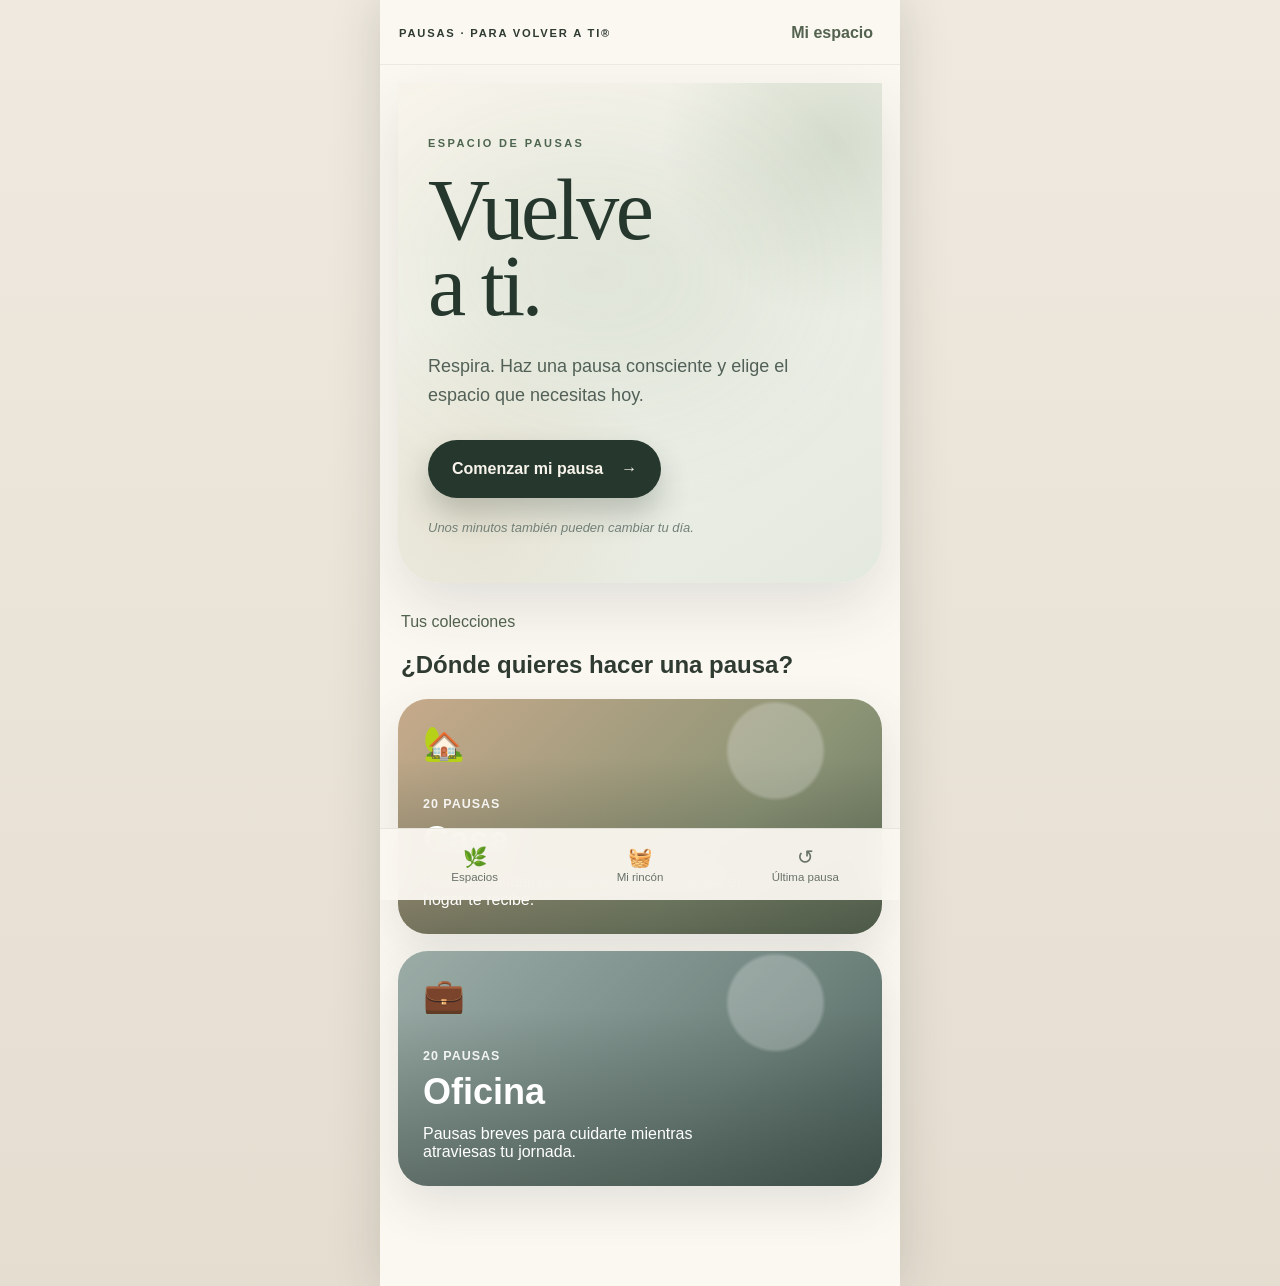
<file: index.html>
<!doctype html>
<html lang="es">
<head>
<meta charset="utf-8">
<meta name="viewport" content="width=device-width,initial-scale=1,viewport-fit=cover">
<meta name="theme-color" content="#65745f">
<meta name="description" content="Espacio de Pausas · Pausas para Volver a Ti®">
<link rel="manifest" href="manifest.webmanifest">
<link rel="stylesheet" href="css/styles.css">
<title>Espacio de Pausas</title>

</head>
<body>
<div class="app">
<header class="topbar">
  <div class="brand">PAUSAS · PARA VOLVER A TI®</div>
  <button class="nav-btn" onclick="showView('home')">Mi espacio</button>
</header>

<main>
<section id="home" class="view active">
  <section class="premium-hero">
    <div class="premium-hero__eyebrow">ESPACIO DE PAUSAS</div>

    <h1 class="premium-hero__title">
      Vuelve<br>
      a ti.
    </h1>

    <p class="premium-hero__copy">
      Respira. Haz una pausa consciente y elige el espacio que necesitas hoy.
    </p>

    <button class="premium-hero__button" onclick="document.querySelector('.section-title').scrollIntoView({ behavior: 'smooth' })">
      <span>Comenzar mi pausa</span>
      <span aria-hidden="true">→</span>
    </button>

    <p class="premium-hero__note">
      Unos minutos también pueden cambiar tu día.
    </p>
  </section>

  <div id="lastPause" class="quick-card"></div>

  <div class="section-title">
    <div class="eyebrow" style="color:var(--sage-dark)">Tus colecciones</div>
    <h2>¿Dónde quieres hacer una pausa?</h2>
  </div>

  <div class="collection-grid">
    <button class="collection-card casa" onclick="openCasaView()">
      <div class="collection-icon">🏡</div>
      <div class="count">20 pausas</div>
      <h2>Casa</h2>
      <p class="collection-tagline">Rituales cotidianos para volver a ti cuando el hogar te recibe.</p>
    </button>
    <button class="collection-card oficina" onclick="openCollection('Oficina')">
      <div class="collection-icon">💼</div>
      <div class="count">20 pausas</div>
      <h2>Oficina</h2>
      <p class="collection-tagline">Pausas breves para cuidarte mientras atraviesas tu jornada.</p>
    </button>
  </div>
</section>

<section id="casaCollection" class="view house-collection-view">
  <div class="house-collection">
    <div class="house-collection__top">
      <button class="back house-collection__back" onclick="showView('home')">← Volver</button>
      <div class="house-collection__eyebrow">COLECCIÓN CASA</div>
      <h1 class="house-collection__title">Pausas para volver a ti</h1>
      <p class="house-collection__lead">Rituales breves para descansar, soltar el día y sentirte nuevamente en casa contigo.</p>
      <p class="house-collection__inspirational">La calma no siempre llega sola.<br>A veces comienza con una pausa.</p>
      <div class="house-collection__ornament" aria-hidden="true"></div>
    </div>

    <div class="house-featured" onclick="openCasaFeaturedPause()">
      <div class="house-featured__art" aria-hidden="true">
        <span class="house-featured__art-sun"></span>
        <span class="house-featured__art-wave"></span>
        <span class="house-featured__art-leaf"></span>
      </div>
      <div class="house-featured__badge">Recomendada</div>
      <div class="house-featured__content">
        <div class="house-featured__label">Pausa recomendada</div>
        <h2>Llegué a casa</h2>
        <div class="house-featured__meta">5 minutos</div>
        <p>Una pausa para cerrar el día, respirar y cambiar el ritmo.</p>
      </div>
      <button class="house-featured__button" onclick="event.stopPropagation(); openCasaFeaturedPause()">Comenzar</button>
    </div>

    <div class="house-list">
      <div class="house-list__title">¿Qué necesitas hoy?</div>
      <div class="house-list__grid">
        <article class="house-item" onclick="openHousePause('Soltar el día')">
          <div class="house-item__icon" aria-hidden="true">☁️</div>
          <div class="house-item__body">
            <div class="house-item__head">
              <h3>Soltar el día</h3>
              <span>4 min</span>
            </div>
            <p>Deja afuera las preocupaciones que ya no necesitas cargar.</p>
          </div>
          <div class="house-item__arrow" aria-hidden="true">↗</div>
        </article>
        <article class="house-item" onclick="openHousePause('Volver al cuerpo')">
          <div class="house-item__icon" aria-hidden="true">🌿</div>
          <div class="house-item__body">
            <div class="house-item__head">
              <h3>Volver al cuerpo</h3>
              <span>3 min</span>
            </div>
            <p>Respira, estírate y recupera presencia.</p>
          </div>
          <div class="house-item__arrow" aria-hidden="true">↗</div>
        </article>
        <article class="house-item" onclick="openHousePause('Un momento para mí')">
          <div class="house-item__icon" aria-hidden="true">🕯️</div>
          <div class="house-item__body">
            <div class="house-item__head">
              <h3>Un momento para mí</h3>
              <span>5 min</span>
            </div>
            <p>Haz espacio para descansar sin sentir culpa.</p>
          </div>
          <div class="house-item__arrow" aria-hidden="true">↗</div>
        </article>
        <article class="house-item" onclick="openHousePause('Calma en casa')">
          <div class="house-item__icon" aria-hidden="true">🫖</div>
          <div class="house-item__body">
            <div class="house-item__head">
              <h3>Calma en casa</h3>
              <span>6 min</span>
            </div>
            <p>Baja el ritmo y crea una sensación de refugio.</p>
          </div>
          <div class="house-item__arrow" aria-hidden="true">↗</div>
        </article>
        <article class="house-item" onclick="openHousePause('Cerrar pendientes')">
          <div class="house-item__icon" aria-hidden="true">📝</div>
          <div class="house-item__body">
            <div class="house-item__head">
              <h3>Cerrar pendientes</h3>
              <span>4 min</span>
            </div>
            <p>Organiza mentalmente lo que puede esperar hasta mañana.</p>
          </div>
          <div class="house-item__arrow" aria-hidden="true">↗</div>
        </article>
        <article class="house-item" onclick="openHousePause('Disfrutar mi espacio')">
          <div class="house-item__icon" aria-hidden="true">🪴</div>
          <div class="house-item__body">
            <div class="house-item__head">
              <h3>Disfrutar mi espacio</h3>
              <span>5 min</span>
            </div>
            <p>Reconecta con aquello que hace de tu casa un lugar propio.</p>
          </div>
          <div class="house-item__arrow" aria-hidden="true">↗</div>
        </article>
      </div>
    </div>

    <div class="house-footer">
      <div class="house-footer__title">Tu casa también puede cuidarte</div>
      <p>Una pausa no necesita ser perfecta. Solo necesita darte unos minutos para volver a ti.</p>
      <button class="btn secondary house-footer__button" onclick="openMyCorner()">Guardar en Mi Rincón</button>
    </div>
  </div>
</section>

<section id="collection" class="view">
  <button class="back" onclick="showView('home')">← Volver a mis espacios</button>
  <div id="collectionHeader" class="collection-header"></div>
  <input id="search" class="search" placeholder="Buscar una pausa..." oninput="renderCards()">
  <div id="filters" class="filter-row"></div>
  <div id="cardList" class="cards"></div>
</section>

<section id="favoritesView" class="view">
  <button class="back" onclick="showView('home')">← Volver a mi espacio</button>
  <div class="eyebrow" style="color:var(--sage-dark)">Mi rincón</div>
  <h2>Pausas favoritas</h2>
  <p>Aquí viven las pausas a las que quieres volver.</p>
  <div id="favoriteList" class="cards"></div>
</section>

<section id="miRincon" class="view">
  <button class="back" onclick="showView('home')">← Volver a mi espacio</button>
  <div class="eyebrow" style="color:var(--sage-dark)">Mi rincón</div>
  <h2>Tu espacio personal</h2>
  <p>Aquí tienes lo que te acompaña: la última pausa, tus favoritos y tus reflexiones.</p>
  <div class="mi-rincon-stack">
    <div class="panel">
      <div class="eyebrow" style="color:var(--sage-dark)">Última pausa</div>
      <div id="miRinconLast"></div>
    </div>
    <div class="panel">
      <div class="eyebrow" style="color:var(--sage-dark)">Pausas favoritas</div>
      <div id="miRinconFavorites"></div>
    </div>
    <div class="panel">
      <div class="eyebrow" style="color:var(--sage-dark)">Reflexiones guardadas</div>
      <div id="miRinconReflections"></div>
    </div>
  </div>
</section>

<section id="detail" class="view">
  <button class="back" onclick="showView('collection')">← Volver a la colección</button>
  <div id="detailCover" class="detail-cover"></div>
  <div id="detailPills" class="pills"></div>
  <div class="actions">
    <button class="btn" onclick="startPause()">Comenzar esta pausa</button>
    <button id="detailFav" class="btn secondary" onclick="toggleCurrentFavorite()">♡ Guardar</button>
  </div>
</section>

<section id="experience" class="view single-flow">
  <button class="back" onclick="showView('detail')">← Volver</button>
  <div id="experienceTitle"></div>

  <div class="panel">
    <div class="eyebrow" style="color:var(--sage-dark)">Escucha esta pausa</div>
    <div class="audio-player">
      <button id="playBtn" class="play" onclick="togglePlay()">▶</button>
      <div>
        <strong>Audio guiado</strong>
        <div class="bar"><div id="fill" class="fill"></div></div>
        <div class="small">Audio provisional · añadiremos tu grabación final</div>
      </div>
    </div>
  </div>

  <div id="morePanel" class="panel"></div>

  <div class="panel">
    <div class="eyebrow" style="color:var(--sage-dark)">Una pregunta para hoy</div>
    <h3 id="question"></h3>
    <textarea id="reflection" class="journal" placeholder="Hoy quiero escribir..."></textarea>
    <div class="small">Es opcional. Lo que escribas se guarda únicamente en este dispositivo.</div>
  </div>

  <button class="btn" onclick="finishPause()">Cerrar mi pausa</button>
</section>

<section id="closing" class="view closing">
  <div class="closing-symbol">🌿</div>
  <div class="eyebrow" style="color:var(--sage-dark)">Gracias por regalarte este momento</div>
  <h1 id="closingText"></h1>
  <p>Ojalá puedas llevar algo de esta pausa contigo.</p>
  <div id="nextSuggestion" class="panel"></div>
  <button class="btn" onclick="showView('collection')">Volver a mi día</button>
  <button class="btn secondary" onclick="showView('home')">Volver a Espacio de Pausas</button>
</section>
</main>

<nav class="bottom-nav">
  <button onclick="showView('home')"><span>🌿</span>Espacios</button>
  <button onclick="openMyCorner()"><span>🧺</span>Mi rincón</button>
  <button onclick="openLastPause()"><span>↺</span>Última pausa</button>
</nav>
</div>

<script>
let cards=[], current=null, currentCollection='Casa', currentFilter='Todas', playing=false;
let favorites=JSON.parse(localStorage.getItem('pause_favorites')||'[]');

function escapeText(value){return String(value).replace(/&/g,'&amp;').replace(/</g,'&lt;').replace(/>/g,'&gt;')}

fetch('cards.json').then(r=>r.json()).then(data=>{
  cards=data;
  renderLastPause();
  renderMyCorner();
  const params=new URLSearchParams(location.search);
  const direct=params.get('pause');
  if(direct && cards.some(c=>c.id===direct)) openCard(direct);
});

function showView(id){
  document.querySelectorAll('.view').forEach(v=>v.classList.remove('active'));
  document.getElementById(id).classList.add('active');
  window.scrollTo({top:0,behavior:'smooth'});
  if(id==='home') renderLastPause();
  if(id==='miRincon') renderMyCorner();
}
function openCasaView(){showView('casaCollection')}
function openCasaFeaturedPause(){
  const featured=cards.find(c=>c.collection==='Casa' && c.title && c.title.toLowerCase().includes('casa')) || cards.find(c=>c.collection==='Casa');
  if(featured) openCard(featured.id); else showView('home');
}
function openHousePause(title){
  const match=cards.find(c=>c.collection==='Casa' && c.title && c.title.toLowerCase().includes(title.toLowerCase()));
  if(match) openCard(match.id); else showView('home');
}
function openCollection(name){
  currentCollection=name;currentFilter='Todas';
  document.getElementById('search').value='';
  document.getElementById('collectionHeader').innerHTML=`
    <div class="eyebrow" style="color:var(--sage-dark)">Colección ${name} · 20 pausas</div>
    <h1 style="font-size:2.8rem">${name==='Casa'?'🏡':'💼'} ${name}</h1>
    <p>${name==='Casa'?'Pequeños rituales para volver a ti al llegar a casa.':'Pausas breves para cuidarte durante la jornada laboral.'}</p>`;
  renderFilters();renderCards();showView('collection');
}
function renderFilters(){
  const cats=['Todas',...new Set(cards.filter(c=>c.collection===currentCollection).map(c=>c.category))];
  document.getElementById('filters').innerHTML=cats.map(x=>`<button class="chip ${x===currentFilter?'on':''}" onclick="setFilter('${x.replaceAll("'","\\'")}')">${x}</button>`).join('');
}
function setFilter(x){currentFilter=x;renderFilters();renderCards()}
function renderCards(){
  const q=(document.getElementById('search').value||'').toLowerCase();
  const list=cards.filter(c=>c.collection===currentCollection)
    .filter(c=>currentFilter==='Todas'||c.category===currentFilter)
    .filter(c=>(c.title+' '+c.category+' '+c.quote).toLowerCase().includes(q));
  document.getElementById('cardList').innerHTML=list.length?list.map(cardHTML).join(''):'<div class="empty">No encontré una pausa con esos criterios.</div>';
}
function cardHTML(c){
  const on=favorites.includes(c.id);
  return `<div class="pause-card" onclick="openCard('${c.id}')">
    <div class="pause-icon">${c.icon}</div>
    <div><h3>${c.title}</h3><div class="pause-meta">${c.id} · ${c.duration} · ${c.category}</div></div>
    <button class="favorite ${on?'on':''}" onclick="event.stopPropagation();toggleFavorite('${c.id}')">${on?'♥':'♡'}</button>
  </div>`;
}
function openCard(id){
  current=cards.find(c=>c.id===id);currentCollection=current.collection;
  document.getElementById('detailCover').className='detail-cover '+(current.collection==='Oficina'?'office':'');
  document.getElementById('detailCover').innerHTML=`<div class="eyebrow">${current.id} · ${current.collection}</div><h1>${current.title}</h1><div class="quote">${current.quote}</div>`;
  document.getElementById('detailPills').innerHTML=`<div class="pill">⏱ ${current.duration}</div><div class="pill">${current.icon} ${current.category}</div>`;
  updateDetailFavorite();showView('detail');
}
function updateDetailFavorite(){
  const on=current&&favorites.includes(current.id);
  document.getElementById('detailFav').textContent=on?'♥ Guardada':'♡ Guardar';
}
function toggleFavorite(id){
  favorites=favorites.includes(id)?favorites.filter(x=>x!==id):[...favorites,id];
  localStorage.setItem('pause_favorites',JSON.stringify(favorites));
  if(document.getElementById('collection').classList.contains('active')) renderCards();
  if(document.getElementById('favoritesView').classList.contains('active')) renderFavoriteList();
  if(document.getElementById('miRincon').classList.contains('active')) renderMyCorner();
}
function toggleCurrentFavorite(){toggleFavorite(current.id);updateDetailFavorite()}
function startPause(){
  document.getElementById('experienceTitle').innerHTML=`<div class="eyebrow" style="color:var(--sage-dark)">${current.id}</div><h1 style="font-size:2.65rem">${current.title}</h1>`;
  document.getElementById('morePanel').innerHTML=`<div class="eyebrow" style="color:var(--sage-dark)">Un poco más</div><h3>${current.more_title}</h3><p>${current.more_text}</p>`;
  document.getElementById('question').textContent=current.question;
  document.getElementById('reflection').value=localStorage.getItem(current.id+'_reflection')||'';
  localStorage.setItem('last_pause',current.id);
  showView('experience');
}
function togglePlay(){
  playing=!playing;document.getElementById('playBtn').textContent=playing?'❚❚':'▶';
  if(playing) document.getElementById('fill').animate([{width:'8%'},{width:'100%'}],{duration:6500,fill:'forwards'});
}
function finishPause(){
  localStorage.setItem(current.id+'_reflection',document.getElementById('reflection').value);
  localStorage.setItem('last_pause',current.id);
  document.getElementById('closingText').textContent=current.closing;
  const same=cards.filter(c=>c.collection===current.collection);
  const idx=same.findIndex(c=>c.id===current.id);
  const next=same[(idx+1)%same.length];
  document.getElementById('nextSuggestion').innerHTML=`<div class="eyebrow" style="color:var(--sage-dark)">Otra pausa que podría acompañarte</div><h3>${next.icon} ${next.title}</h3><p>${next.quote}</p><button class="btn secondary" onclick="openCard('${next.id}')">Conocer esta pausa</button>`;
  showView('closing');
}
function openFavorites(){renderFavoriteList();showView('favoritesView')}
function openMyCorner(){renderMyCorner();showView('miRincon')}
function renderMyCorner(){
  const lastId=localStorage.getItem('last_pause');
  const lastCard=cards.find(x=>x.id===lastId);
  const lastBox=document.getElementById('miRinconLast');
  if(!lastCard){
    lastBox.innerHTML='<div class="empty">Todavía no hay información guardada aquí. Abre una pausa y la encontrarás al instante.</div>';
  } else {
    lastBox.innerHTML=`<h3>${lastCard.icon} ${lastCard.title}</h3><p>${lastCard.quote}</p><button class="btn secondary" onclick="openCard('${lastCard.id}')">Volver a abrirla</button>`;
  }

  const favoriteCards=cards.filter(c=>favorites.includes(c.id));
  const favBox=document.getElementById('miRinconFavorites');
  favBox.innerHTML=favoriteCards.length?favoriteCards.map(cardHTML).join(''):'<div class="empty">Todavía no tienes pausas favoritas. Cuando guardes alguna, aparecerá aquí.</div>';

  const reflections=[];
  for(let i=0;i<localStorage.length;i++){
    const key=localStorage.key(i);
    if(!key||!key.endsWith('_reflection')) continue;
    const text=localStorage.getItem(key);
    if(!text||!text.trim()) continue;
    const pauseId=key.replace(/_reflection$/,'');
    const pause=cards.find(c=>c.id===pauseId);
    reflections.push({title:pause?pause.title:pauseId,text});
  }
  const refBox=document.getElementById('miRinconReflections');
  refBox.innerHTML=reflections.length?reflections.map(r=>`<div class="mini-card"><strong>${escapeText(r.title)}</strong><div>${escapeText(r.text).replace(/\n/g,'<br>')}</div></div>`).join(''):'<div class="empty">Aún no guardas reflexiones. Al cerrar una pausa, las palabras que escribas se verán aquí.</div>';
}
function renderFavoriteList(){
  const list=cards.filter(c=>favorites.includes(c.id));
  document.getElementById('favoriteList').innerHTML=list.length?list.map(cardHTML).join(''):'<div class="empty">Todavía no has guardado pausas favoritas.</div>';
}
function renderLastPause(){
  const id=localStorage.getItem('last_pause');
  const c=cards.find(x=>x.id===id);
  const box=document.getElementById('lastPause');
  if(!c){box.classList.remove('show');return}
  box.classList.add('show');
  box.innerHTML=`<div class="eyebrow" style="color:var(--sage-dark)">La última vez estuviste aquí</div><h3>${c.icon} ${c.title}</h3><p>${c.quote}</p><button class="btn secondary" onclick="openCard('${c.id}')">Volver a esta pausa</button>`;
}
function openLastPause(){
  const id=localStorage.getItem('last_pause');
  if(id&&cards.some(c=>c.id===id))openCard(id);else showView('home');
}
if('serviceWorker' in navigator){
      navigator.serviceWorker.register('sw.js',{updateViaCache:'none'}).then(reg=>reg.update()).catch(()=>{});
    }
</script>
</body>
</html>
</file>
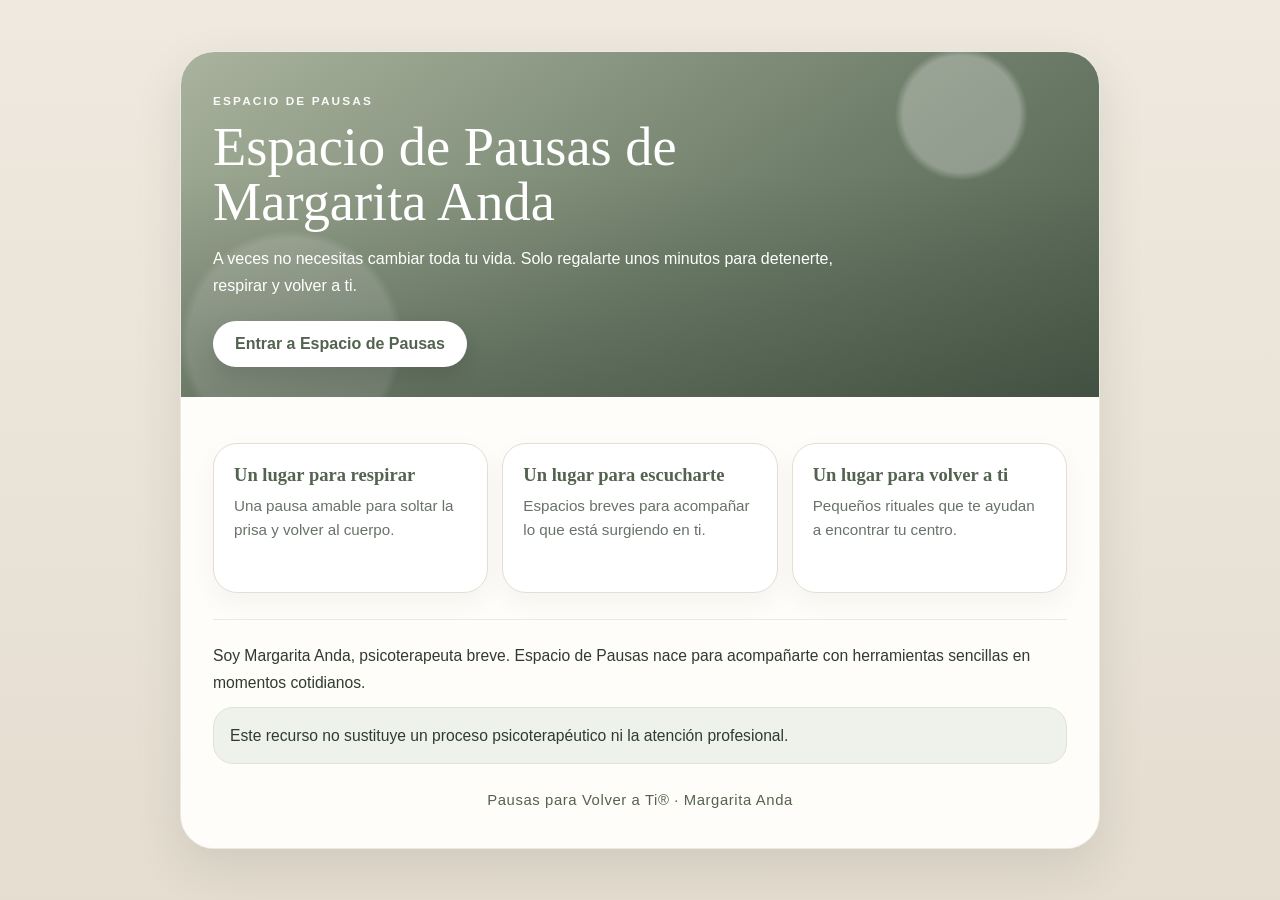
<file: landing/index.html>
<!doctype html>
<html lang="es">
<head>
<meta charset="utf-8">
<meta name="viewport" content="width=device-width,initial-scale=1,viewport-fit=cover">
<meta name="theme-color" content="#65745f">
<meta name="description" content="Espacio de Pausas de Margarita Anda · Pausas para Volver a Ti®">
<link rel="manifest" href="../manifest.webmanifest">
<title>Espacio de Pausas</title>
<style>
:root{
  --ink:#2f3b31;--muted:#697269;--ivory:#fbf8f2;--paper:#fffdf9;
  --sage:#71806c;--sage-dark:#53634f;--sage-soft:#dde4d8;
  --sand:#e9dfcf;--clay:#c98f74;--office:#647a75;
  --line:#e6ded2;--shadow:0 18px 48px rgba(50,61,51,.12);
  --radius:28px;
}
*{box-sizing:border-box}
html{scroll-behavior:smooth}
body{
  margin:0;color:var(--ink);font-family:Inter,-apple-system,BlinkMacSystemFont,"Segoe UI",Arial,sans-serif;
  background:linear-gradient(180deg,#efe9df,#e5ddd0);min-height:100vh;display:flex;align-items:center;justify-content:center;
  padding:20px;
}
a{color:inherit;text-decoration:none}
.page{
  width:min(100%,920px);background:var(--ivory);border-radius:34px;box-shadow:var(--shadow);overflow:hidden;
  border:1px solid rgba(113,128,108,.12);
}
.hero{
  padding:42px 32px 30px;background:
   radial-gradient(circle at 85% 18%,rgba(255,255,255,.28) 0 7%,transparent 8%),
   radial-gradient(circle at 12% 84%,rgba(255,255,255,.15) 0 12%,transparent 13%),
   linear-gradient(145deg,#a9b39d 0%,#71806c 55%,#4d5d4b 100%);
  color:white;position:relative;
}
.hero::before{content:"";position:absolute;inset:0;background:linear-gradient(180deg,transparent 35%,rgba(30,43,34,.24));pointer-events:none}
.hero > *{position:relative;z-index:1}
.eyebrow{font-size:.74rem;text-transform:uppercase;letter-spacing:.18em;font-weight:800;opacity:.95}
.hero h1{font-family:Georgia,"Times New Roman",serif;font-weight:500;font-size:clamp(2.4rem,5vw,3.4rem);line-height:1.02;margin:12px 0 14px;max-width:560px}
.hero p{font-size:1rem;line-height:1.7;margin:0;max-width:620px}
.btn{
  display:inline-flex;align-items:center;justify-content:center;margin-top:22px;padding:14px 22px;border-radius:999px;
  background:white;color:var(--sage-dark);font-weight:800;border:0;box-shadow:0 10px 24px rgba(0,0,0,.12)
}
.content{padding:28px 32px 34px;background:var(--paper)}
.benefits{display:grid;grid-template-columns:repeat(3,minmax(0,1fr));gap:14px;margin-top:18px}
.card{
  background:white;border:1px solid var(--line);border-radius:24px;padding:20px;min-height:150px;
  box-shadow:0 10px 24px rgba(50,61,51,.05);
}
.card h3{font-family:Georgia,"Times New Roman",serif;font-size:1.16rem;margin:0 0 8px;color:var(--sage-dark)}
.card p{margin:0;font-size:0.95rem;line-height:1.6;color:var(--muted)}
.section{margin-top:26px;padding:22px 0 0;border-top:1px solid rgba(113,128,108,.15)}
.section p{margin:0 0 10px;font-size:0.98rem;line-height:1.75;color:var(--ink)}
.note{margin-top:18px;padding:14px 16px;border-radius:20px;background:#eef2ea;border:1px solid #dce4d8;color:var(--sage-dark);font-size:.95rem;line-height:1.7}
.footer{margin-top:28px;text-align:center;color:var(--sage-dark);font-size:.93rem;letter-spacing:.04em;padding-bottom:6px}
@media (max-width:760px){
  body{padding:12px}
  .hero{padding:30px 22px 24px}
  .content{padding:22px 20px 28px}
  .benefits{grid-template-columns:1fr}
  .card{min-height:auto}
}
</style>
</head>
<body>
<div class="page">
  <section class="hero">
    <div class="eyebrow">Espacio de Pausas</div>
    <h1>Espacio de Pausas de Margarita Anda</h1>
    <p>A veces no necesitas cambiar toda tu vida. Solo regalarte unos minutos para detenerte, respirar y volver a ti.</p>
    <a class="btn" href="../">Entrar a Espacio de Pausas</a>
  </section>

  <section class="content">
    <div class="benefits">
      <article class="card">
        <h3>Un lugar para respirar</h3>
        <p>Una pausa amable para soltar la prisa y volver al cuerpo.</p>
      </article>
      <article class="card">
        <h3>Un lugar para escucharte</h3>
        <p>Espacios breves para acompañar lo que está surgiendo en ti.</p>
      </article>
      <article class="card">
        <h3>Un lugar para volver a ti</h3>
        <p>Pequeños rituales que te ayudan a encontrar tu centro.</p>
      </article>
    </div>

    <section class="section">
      <p>Soy Margarita Anda, psicoterapeuta breve. Espacio de Pausas nace para acompañarte con herramientas sencillas en momentos cotidianos.</p>
      <p class="note">Este recurso no sustituye un proceso psicoterapéutico ni la atención profesional.</p>
    </section>

    <div class="footer">Pausas para Volver a Ti® · Margarita Anda</div>
  </section>
</div>
</body>
</html>
</file>
<file: css/styles.css>
:root{
  --ink:#2f3b31;--muted:#697269;--ivory:#fbf8f2;--paper:#fffdf9;
  --sage:#71806c;--sage-dark:#53634f;--sage-soft:#dde4d8;
  --sand:#e9dfcf;--clay:#c98f74;--office:#647a75;
  --line:#e6ded2;--shadow:0 18px 48px rgba(50,61,51,.12);
  --radius:28px;
}
*{box-sizing:border-box}
html{scroll-behavior:smooth}
body{
  margin:0;color:var(--ink);font-family:Inter,-apple-system,BlinkMacSystemFont,"Segoe UI",Arial,sans-serif;
  background:linear-gradient(180deg,#efe9df,#e5ddd0);min-height:100vh
}
button,input,textarea{font:inherit}
button{cursor:pointer}
.app{
  width:min(100%,520px);min-height:100vh;margin:auto;background:var(--ivory);
  box-shadow:0 0 45px rgba(45,55,46,.17);position:relative;overflow:hidden
}
.topbar{
  position:sticky;top:0;z-index:20;display:flex;align-items:center;justify-content:space-between;
  padding:16px 19px calc(14px + env(safe-area-inset-top));
  background:rgba(251,248,242,.9);backdrop-filter:blur(16px);
  border-bottom:1px solid rgba(113,128,108,.12)
}
.brand{font-size:.7rem;letter-spacing:.16em;font-weight:800}
.nav-btn{border:0;background:transparent;color:var(--sage-dark);font-weight:750;padding:8px}
main{padding:18px 18px 100px}
.view{display:none;animation:enter .32s ease}
.view.active{display:block}
@keyframes enter{from{opacity:.25;transform:translateY(6px)}to{opacity:1;transform:none}}
.premium-hero{
  min-height:500px;
  padding:54px 30px 48px;
  display:flex;
  flex-direction:column;
  justify-content:center;
  align-items:flex-start;
  position:relative;
  overflow:hidden;
  isolation:isolate;
  background:
    radial-gradient(circle at 90% 12%, rgba(184,199,177,.48), transparent 28%),
    radial-gradient(circle at 15% 85%, rgba(221,205,177,.36), transparent 32%),
    linear-gradient(145deg, #f8f4eb 0%, #eef0e7 48%, #e4e9df 100%);
  border-radius:0 0 42px 42px;
  box-shadow:0 24px 60px rgba(38,52,42,.12);
}
.premium-hero::before{
  content:"";
  position:absolute;
  top:70px;
  left:18px;
  width:min(66vw,360px);
  height:min(36vw,240px);
  border-radius:44% 56% 46% 54% / 44% 50% 50% 56%;
  background:rgba(122,149,119,.24);
  filter:blur(70px);
  opacity:.56;
  pointer-events:none;
  z-index:0;
}
.premium-hero > *{position:relative;z-index:1}
.premium-hero__eyebrow{
  font-size:11px;
  letter-spacing:.22em;
  font-weight:800;
  color:#4d654f;
  text-transform:uppercase;
  animation:riseIn .48s ease both;
  animation-delay:.05s;
}
.premium-hero__title{
  font-family:Georgia,"Times New Roman",serif;
  font-size:clamp(64px, 13vw, 86px);
  line-height:.88;
  letter-spacing:-.04em;
  color:#26382d;
  margin:24px 0 28px;
  font-weight:500;
  animation:riseIn .48s ease both;
  animation-delay:.16s;
}
.premium-hero__copy{
  max-width:390px;
  font-size:18px;
  line-height:1.6;
  color:#526057;
  margin:0;
  animation:riseIn .48s ease both;
  animation-delay:.27s;
}
.premium-hero__button{
  width:auto;
  min-width:220px;
  height:58px;
  padding:0 24px;
  border:0;
  border-radius:999px;
  background:#26382d;
  color:#f8f4eb;
  display:inline-flex;
  gap:18px;
  align-items:center;
  justify-content:center;
  font-weight:800;
  box-shadow:0 16px 30px rgba(38,56,45,.24);
  margin-top:30px;
  cursor:pointer;
  transition:transform .2s ease, box-shadow .2s ease;
  animation:riseIn .48s ease both;
  animation-delay:.38s;
}
.premium-hero__button:hover{
  transform:translateY(-3px);
  box-shadow:0 22px 36px rgba(38,56,45,.3);
}
.premium-hero__button:hover span:last-child{transform:translateX(4px)}
.premium-hero__button:active{transform:scale(.98)}
.premium-hero__button span:last-child{
  display:inline-block;
  transition:transform .2s ease;
}
.premium-hero__note{
  margin:22px 0 0;
  font-size:13px;
  color:#738078;
  font-style:italic;
  animation:riseIn .48s ease both;
  animation-delay:.49s;
}
@keyframes riseIn{0%{opacity:0;transform:translateY(14px)}100%{opacity:1;transform:none}}
@media (prefers-reduced-motion: reduce){
  .premium-hero__eyebrow,
  .premium-hero__title,
  .premium-hero__copy,
  .premium-hero__button,
  .premium-hero__note{
    animation:none;
  }
}
@media (max-width:560px){
  .premium-hero{min-height:450px;padding:44px 24px 40px;border-radius:0 0 32px 32px}
  .premium-hero__title{font-size:clamp(48px, 13vw, 60px);margin:20px 0 24px}
  .premium-hero__copy{font-size:16px;max-width:320px}
  .premium-hero__button{min-width:0;width:auto;padding:0 22px;height:56px}
  .premium-hero__note{margin-top:18px}
}
.section-title{margin:30px 3px 13px}
.collection-grid{display:grid;gap:17px;margin-top:20px}
.collection-card{
  border:0;border-radius:30px;padding:25px;color:white;text-align:left;min-height:235px;
  display:flex;flex-direction:column;justify-content:flex-end;position:relative;overflow:hidden;
  box-shadow:var(--shadow);transition:transform .2s ease
}
.collection-card:active{transform:scale(.985)}
.collection-card:before{
  content:"";position:absolute;inset:0;background:
  radial-gradient(circle at 78% 22%,rgba(255,255,255,.24) 0 11%,transparent 12%),
  linear-gradient(180deg,transparent 25%,rgba(33,44,36,.38))
}
.collection-card>*{position:relative}
.collection-card.casa{background:linear-gradient(135deg,#c6aa8b,#8c9476 65%,#68755e)}
.collection-card.oficina{background:linear-gradient(135deg,#9baca7,#6f837d 64%,#4e625d)}
.collection-icon{font-size:2.1rem;margin-bottom:auto}
.collection-card h2{font-size:2.25rem;margin:8px 0}
.count{font-size:.78rem;letter-spacing:.08em;text-transform:uppercase;font-weight:800;opacity:.9}
.collection-tagline{margin:4px 0 0;max-width:325px}
.quick-card,.panel{
  background:var(--paper);border:1px solid var(--line);border-radius:24px;padding:20px;
  box-shadow:0 9px 28px rgba(50,61,51,.065)
}
.quick-card{margin:16px 0;display:none}
.quick-card.show{display:block}
.actions{display:grid;grid-template-columns:1fr 1fr;gap:10px;margin-top:15px}
.btn{
  border:0;border-radius:999px;padding:15px 17px;font-weight:800;width:100%;
  background:var(--sage);color:white;transition:filter .2s,transform .2s
}
.btn:active{transform:scale(.985)}
.btn.secondary{background:white;color:var(--sage-dark);border:1px solid #bdc6b9}
.btn.ghost{background:transparent;color:var(--sage-dark)}
.back{border:0;background:transparent;color:var(--sage-dark);font-weight:800;padding:7px 0 13px}
.collection-header{padding:8px 3px 14px}
.search{
  width:100%;border:1px solid #d9d2c7;border-radius:999px;padding:14px 17px;
  background:white;color:var(--ink);outline:none;margin:8px 0 5px
}
.filter-row{display:flex;gap:8px;overflow-x:auto;padding:9px 0 5px;scrollbar-width:none}
.filter-row::-webkit-scrollbar{display:none}
.chip{
  white-space:nowrap;border:1px solid #d8d1c5;background:white;border-radius:999px;
  padding:9px 13px;color:var(--muted);font-size:.82rem
}
.chip.on{background:var(--sage);color:white;border-color:var(--sage)}
.cards{display:grid;gap:13px;margin-top:14px}
.pause-card{
  background:white;border:1px solid var(--line);border-radius:23px;padding:17px;
  display:grid;grid-template-columns:55px 1fr 38px;gap:12px;align-items:center;text-align:left;
  box-shadow:0 8px 22px rgba(50,61,51,.055)
}
.pause-icon{width:55px;height:55px;border-radius:18px;background:#eee7da;display:grid;place-items:center;font-size:1.7rem}
.pause-meta{color:var(--muted);font-size:.76rem;margin-top:5px}
.favorite{
  width:38px;height:38px;border:0;border-radius:50%;background:#f3eee5;color:#a79b88;font-size:1.15rem
}
.favorite.on{color:#b86b50;background:#f6e7df}
.detail-cover{
  min-height:330px;border-radius:32px;padding:28px;display:flex;flex-direction:column;justify-content:flex-end;
  color:white;position:relative;overflow:hidden;box-shadow:var(--shadow);
  background:linear-gradient(180deg,transparent 20%,rgba(30,43,34,.5)),linear-gradient(135deg,#b8aa92,#71806e 60%,#4b5b4c)
}
.detail-cover.office{background:linear-gradient(180deg,transparent 20%,rgba(30,43,34,.5)),linear-gradient(135deg,#9eada8,#687c76 60%,#485b56)}
.detail-cover h1{font-size:2.75rem}
.quote{font-family:Georgia,serif;font-size:1.08rem;font-style:italic;line-height:1.45}
.pills{display:flex;gap:8px;flex-wrap:wrap;margin:15px 0}
.pill{background:#eee7da;border-radius:999px;padding:8px 12px;font-size:.8rem}
.single-flow{padding-top:3px}
.audio-player{display:grid;grid-template-columns:58px 1fr;gap:15px;align-items:center}
.play{width:58px;height:58px;border:0;border-radius:50%;background:var(--sage);color:white;font-size:1.25rem}
.bar{height:5px;background:#e4dfd6;border-radius:99px;overflow:hidden;margin:11px 0}
.fill{height:100%;width:8%;background:var(--sage)}
.small{color:var(--muted);font-size:.78rem}
.journal{
  width:100%;min-height:145px;border:0;border-bottom:2px solid #cfd5ca;
  background:repeating-linear-gradient(transparent,transparent 31px,#ece7de 32px);
  padding:8px 2px;font:1rem/32px Georgia,serif;color:var(--ink);resize:vertical;outline:none
}
.closing{text-align:center;padding-top:18px}
.closing-symbol{font-size:4rem;margin:20px}
.bottom-nav{
  position:fixed;bottom:0;left:50%;transform:translateX(-50%);width:min(100%,520px);
  display:grid;grid-template-columns:repeat(3,1fr);padding:10px 12px calc(10px + env(safe-area-inset-bottom));
  background:rgba(251,248,242,.94);backdrop-filter:blur(15px);border-top:1px solid rgba(113,128,108,.14);z-index:25
}
.bottom-nav button{border:0;background:transparent;color:var(--muted);padding:7px 3px;font-size:.72rem}
.bottom-nav span{display:block;font-size:1.22rem;margin-bottom:2px}
.empty{text-align:center;padding:35px 15px;color:var(--muted)}
.mi-rincon-stack{display:grid;gap:14px;margin-top:14px}
.mi-rincon-stack .panel{padding:18px}
.mi-rincon-stack .empty{padding:10px 0 0}
.mi-rincon-stack .mini-card{padding-top:12px;border-top:1px solid var(--line)}
.mi-rincon-stack .mini-card:first-child{padding-top:0;border-top:0}
.mi-rincon-stack .mini-card + .mini-card{margin-top:6px}
.version-badge{
  position:fixed;right:12px;bottom:78px;z-index:40;background:rgba(47,59,49,.9);
  color:white;border-radius:999px;padding:7px 11px;font-size:.68rem;letter-spacing:.04em;
  box-shadow:0 6px 18px rgba(0,0,0,.16)
}
.sync-note{
  background:#eef2ea;border:1px solid #dce4d8;border-radius:20px;padding:15px 16px;
  margin:16px 0;color:var(--sage-dark)
}
.update-btn{
  border:1px solid #bcc6b8;background:white;color:var(--sage-dark);border-radius:999px;
  padding:11px 15px;font-weight:750
}
 .house-collection-view{padding:0 0 34px;position:relative;overflow:visible}
.house-collection-view::before{content:"";position:absolute;inset:0 0 auto 0;height:260px;background:radial-gradient(circle at 18% 0%,rgba(173,194,166,.24),transparent 56%),radial-gradient(circle at 100% 0%,rgba(232,216,186,.24),transparent 44%);pointer-events:none;z-index:0}
.house-collection-view::after{content:"";position:absolute;inset:6% 0 auto 0;height:94%;background-image:radial-gradient(rgba(84,104,86,.04) 1px,transparent 1px);background-size:16px 16px;opacity:.45;pointer-events:none;z-index:0;mask-image:linear-gradient(180deg,transparent 0%,black 18%,black 82%,transparent 100%)}
.house-collection{display:flex;flex-direction:column;gap:24px;padding:4px 0 0;position:relative;z-index:1;animation:houseEnter .6s cubic-bezier(.2,.6,.2,1) both}
.house-collection__top{position:relative;padding:10px 4px 2px;overflow:hidden;margin-bottom:2px}
.house-collection__back{margin-bottom:8px}
.house-collection__eyebrow{font-size:.72rem;letter-spacing:.24em;font-weight:800;color:#4f644f;text-transform:uppercase;margin:2px 0 10px}
.house-collection__title{font-family:Georgia,"Times New Roman",serif;font-size:clamp(2.08rem,4.8vw,2.6rem);line-height:1;margin:0 0 12px;color:#26382d;font-weight:500}
.house-collection__lead{margin:0 0 10px;max-width:380px;font-size:1rem;line-height:1.7;color:#57655c;font-weight:400}
.house-collection__inspirational{margin:0 0 6px;max-width:380px;font-size:.95rem;line-height:1.6;color:#6b7a6f;font-style:italic}
.house-collection__ornament{position:absolute;right:-16px;top:-22px;width:150px;height:150px;border-radius:50%;background:radial-gradient(circle,rgba(173,194,166,.24) 0%,rgba(173,194,166,.08) 60%,transparent 70%);filter:blur(8px);pointer-events:none}
.house-featured{display:flex;flex-direction:column;gap:14px;padding:24px 24px 22px;border-radius:28px;background:linear-gradient(145deg,#f8efe3 0%,#ebdfce 58%,#e3d3bc 100%);border:1px solid rgba(113,128,108,.16);box-shadow:0 16px 40px rgba(50,61,51,.08),0 2px 10px rgba(50,61,51,.03);position:relative;overflow:hidden;min-height:232px;justify-content:space-between;transition:transform .22s ease,box-shadow .22s ease;animation:houseCardEnter .58s ease both}
.house-featured:hover{transform:translateY(-2px);box-shadow:0 20px 44px rgba(50,61,51,.11)}
.house-featured:active{transform:scale(.985)}
.house-featured::before{content:"";position:absolute;inset:auto 14px 10px auto;width:122px;height:122px;border-radius:50%;background:radial-gradient(circle,rgba(155,178,143,.22) 0%,transparent 74%);pointer-events:none}
.house-featured::after{content:"";position:absolute;left:-26px;bottom:-22px;width:118px;height:118px;border-radius:50%;background:radial-gradient(circle,rgba(230,208,173,.24) 0%,transparent 72%);pointer-events:none}
.house-featured__art{position:absolute;right:-10px;top:-6px;width:220px;height:220px;opacity:.95;pointer-events:none}
.house-featured__art-sun{position:absolute;right:26px;top:24px;width:118px;height:118px;border-radius:50% 50% 56% 44% / 44% 54% 46% 56%;background:rgba(255,255,255,.4);box-shadow:inset 0 0 0 1px rgba(255,255,255,.36)}
.house-featured__art-wave{position:absolute;left:24px;bottom:34px;width:150px;height:94px;border:2px solid rgba(118,136,104,.16);border-radius:60% 40% 55% 45% / 58% 44% 56% 42%;transform:rotate(13deg)}
.house-featured__art-leaf{position:absolute;right:28px;bottom:18px;width:116px;height:105px;background:rgba(116,139,94,.16);border-radius:54% 46% 60% 40% / 58% 40% 60% 42%;transform:rotate(-14deg)}
.house-featured__badge{display:inline-flex;align-self:flex-start;padding:8px 12px;border-radius:999px;background:rgba(255,255,255,.56);border:1px solid rgba(113,128,108,.16);font-size:.68rem;letter-spacing:.16em;text-transform:uppercase;font-weight:800;color:#6e7d66;position:relative;z-index:1}
.house-featured__content{position:relative;z-index:1;max-width:320px}
.house-featured__content h2{font-family:Georgia,"Times New Roman",serif;font-size:1.82rem;margin:10px 0 8px;color:#26382d;font-weight:500;line-height:1.06;letter-spacing:-.01em}
.house-featured__label{font-size:.74rem;letter-spacing:.2em;text-transform:uppercase;font-weight:800;color:#7a8b74;margin-bottom:2px}
.house-featured__meta{font-size:.82rem;font-weight:800;color:#8b6d3f;margin-bottom:8px;display:inline-flex;align-items:center;gap:6px}
.house-featured__meta::before{content:"•";color:#a58654}
.house-featured__content p{margin:0;color:#57655c;line-height:1.7;max-width:320px;font-size:1rem;font-weight:400}
.house-featured__button{align-self:flex-start;border:0;border-radius:999px;padding:12px 18px;background:#26382d;color:#f8f4eb;font-weight:800;box-shadow:0 10px 22px rgba(37,56,45,.14);transition:transform .2s ease,box-shadow .2s ease;position:relative;z-index:1}
.house-featured__button:hover{transform:translateY(-1px);box-shadow:0 14px 26px rgba(37,56,45,.2)}
.house-featured__button:active{transform:scale(.97)}
.house-list{display:flex;flex-direction:column;gap:14px;padding-top:2px}
.house-list__title{font-size:1.05rem;font-weight:800;color:#4f644f;letter-spacing:.02em;margin-top:4px}
.house-list__grid{display:grid;gap:14px}
.house-item{display:grid;grid-template-columns:56px 1fr auto;align-items:flex-start;gap:14px;padding:20px 18px 20px 18px;border:1px solid rgba(113,128,108,.16);border-radius:24px;background:linear-gradient(180deg,#fffdfa 0%,#f8efe3 100%);box-shadow:0 10px 26px rgba(50,61,51,.05);transition:transform .22s ease, box-shadow .22s ease, border-color .22s ease;min-height:130px;position:relative;overflow:hidden;animation:houseCardEnter .6s ease both}
.house-item:nth-of-type(2){animation-delay:.07s}.house-item:nth-of-type(3){animation-delay:.14s}.house-item:nth-of-type(4){animation-delay:.21s}.house-item:nth-of-type(5){animation-delay:.28s}.house-item:nth-of-type(6){animation-delay:.35s}
.house-item:hover{transform:translateY(-2px);box-shadow:0 14px 30px rgba(50,61,51,.08);border-color:rgba(113,128,108,.28)}
.house-item:active{transform:scale(.985)}
.house-item::before{content:"";position:absolute;inset:auto -24px -24px auto;width:90px;height:90px;border-radius:50%;background:radial-gradient(circle,rgba(173,194,166,.16) 0%,transparent 70%);pointer-events:none}
.house-item__icon{width:56px;height:56px;border-radius:22px;display:grid;place-items:center;background:#efe4d0;font-size:1.3rem;box-shadow:inset 0 1px 0 rgba(255,255,255,.55)}
.house-item__body{min-width:0;padding-top:2px}
.house-item__head{display:flex;justify-content:space-between;align-items:flex-start;gap:10px;margin-bottom:6px}
.house-item__head h3{margin:0;font-size:1rem;color:#26382d;font-weight:700;font-family:Inter,-apple-system,BlinkMacSystemFont,"Segoe UI",Arial,sans-serif;letter-spacing:-.01em}
.house-item__head span{font-size:.74rem;font-weight:800;color:#8e7950;letter-spacing:.06em;text-transform:uppercase;white-space:nowrap}
.house-item__body p{margin:0;font-size:.92rem;line-height:1.58;color:#57655c;font-weight:400}
.house-item__arrow{display:grid;place-items:center;width:38px;height:38px;border-radius:50%;background:rgba(255,255,255,.86);color:#53634f;font-weight:700;border:1px solid rgba(113,128,108,.16);box-shadow:0 6px 14px rgba(50,61,51,.05);transition:transform .2s ease, background .2s ease, box-shadow .2s ease;margin-top:2px}
.house-item:hover .house-item__arrow{transform:translateX(2px);background:#f7efe3;box-shadow:0 8px 18px rgba(50,61,51,.06)}
.house-footer{padding:24px 4px 0;border-top:1px solid rgba(113,128,108,.16);margin-top:8px;display:flex;flex-direction:column;align-items:flex-start;gap:10px}
.house-footer__title{font-family:Georgia,"Times New Roman",serif;font-size:1.34rem;color:#26382d;margin:0;font-weight:500}
.house-footer p{margin:0;color:#57655c;line-height:1.7;font-size:.96rem}
.house-footer__button{width:auto;padding:13px 18px;border:1px solid rgba(113,128,108,.2);background:linear-gradient(180deg,#fefcf8 0%,#f4efe6 100%);color:#4b5b47;border-radius:999px;box-shadow:0 10px 20px rgba(50,61,51,.06);transition:background .2s ease, transform .2s ease, box-shadow .2s ease;font-weight:800}
.house-footer__button:hover{background:linear-gradient(180deg,#ffffff 0%,#f4efe6 100%);transform:translateY(-1px);box-shadow:0 14px 24px rgba(50,61,51,.08)}
@keyframes houseEnter{from{opacity:0;transform:translateY(8px)}to{opacity:1;transform:none}}
@keyframes houseCardEnter{from{opacity:0;transform:translateY(10px)}to{opacity:1;transform:none}}
@media (max-width:560px){
  .app{width:100%;box-shadow:none}
  main{padding-left:16px;padding-right:16px}
  .collection-grid{gap:14px}
  .collection-card{min-height:205px}
  .topbar{padding-left:16px;padding-right:16px}
  .house-collection__top{padding-top:8px}
  .house-item{grid-template-columns:48px 1fr auto;gap:12px;padding:16px 14px}
  .house-item__icon{width:48px;height:48px;border-radius:18px}
  .house-featured{padding:18px;min-height:210px}
  .house-featured__content h2{font-size:1.6rem}
  .house-featured__button{padding:10px 16px}
}
</file>
